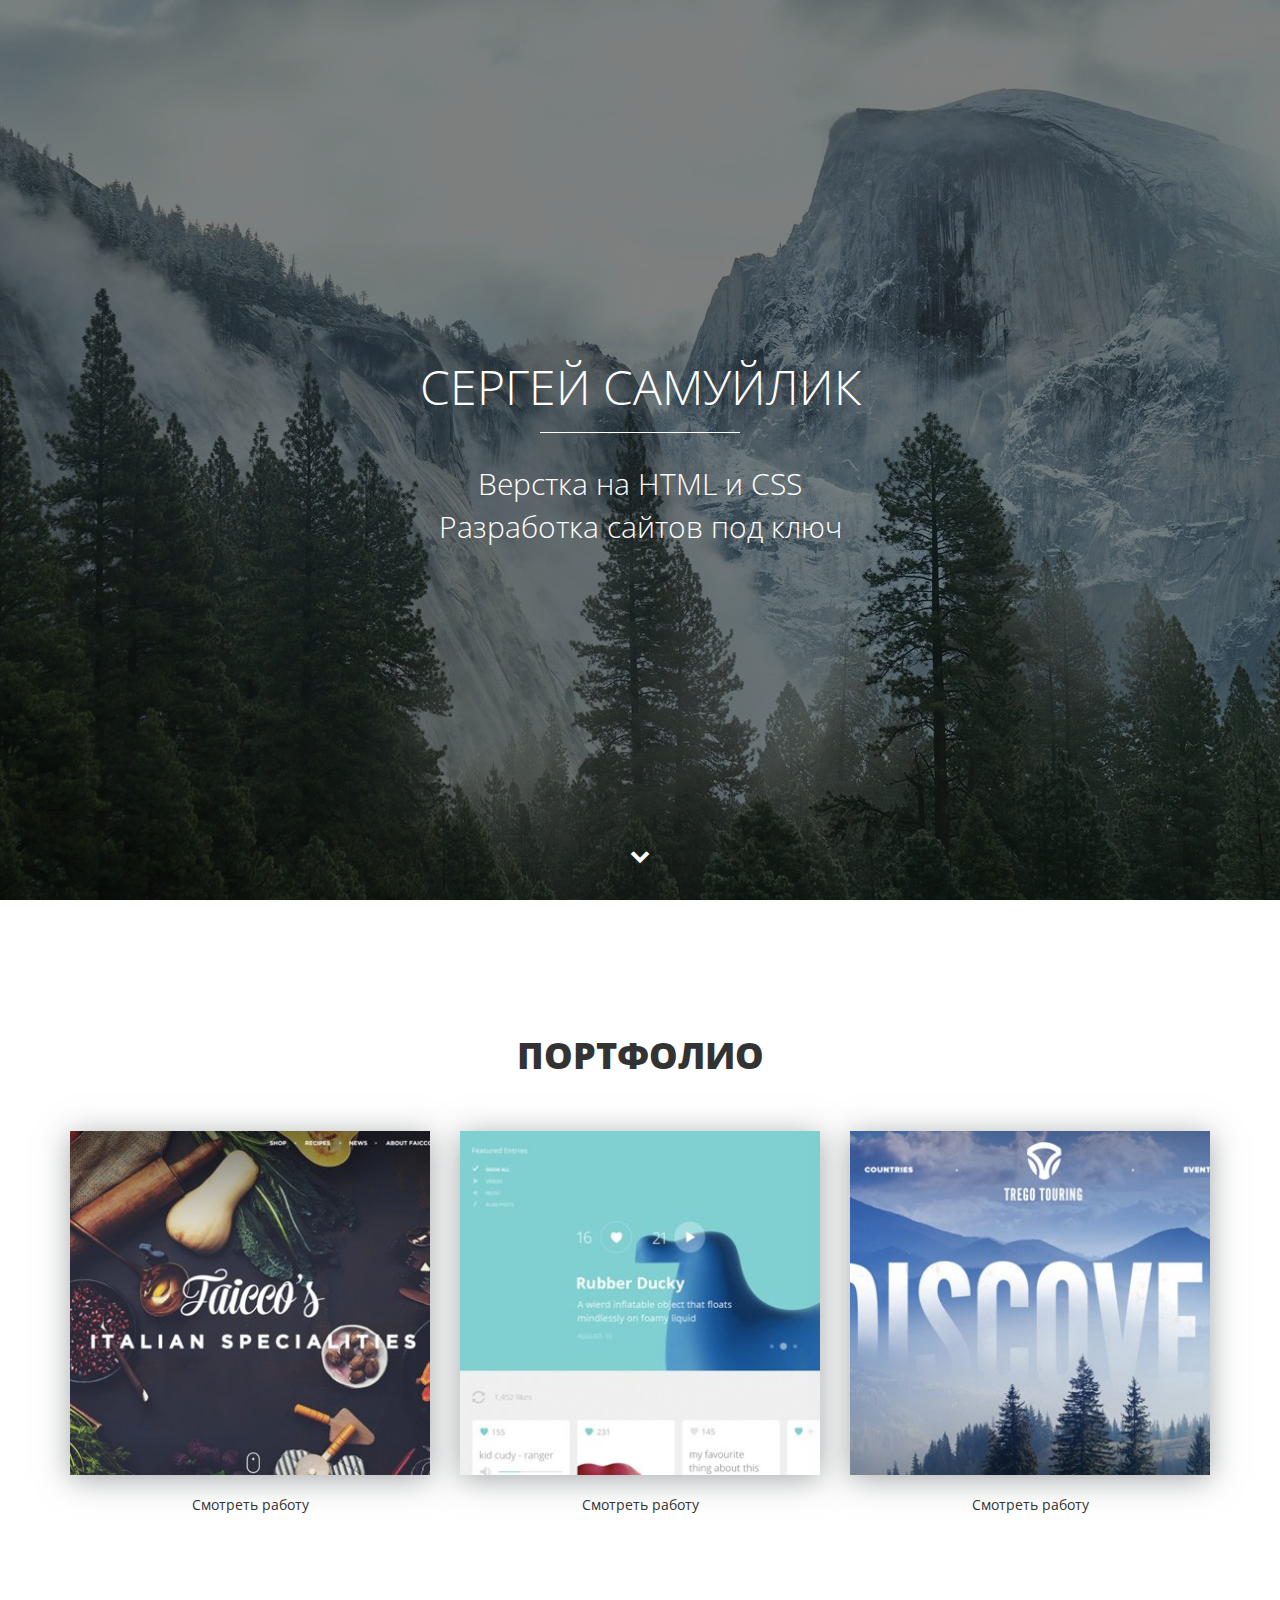
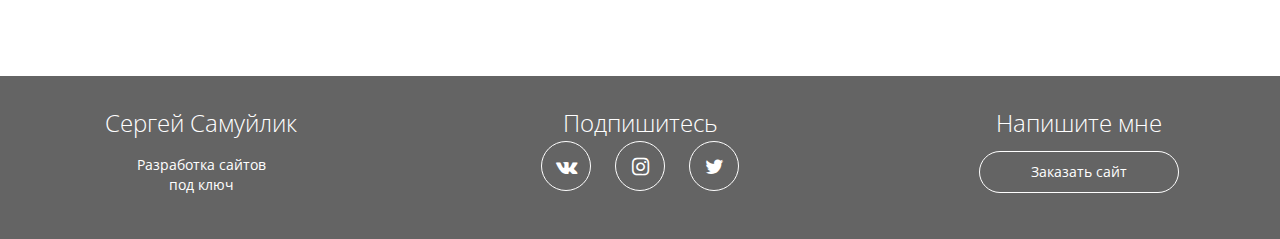
<file: index.html>
<!DOCTYPE html>
<html lang="ru">
  <head>
	<meta charset="utf-8">
	<meta http-equiv="X-UA-Compatible" content="IE=edge">
    <meta name="viewport" content="width=device-width, initial-scale=1">
    <meta property="og:url" content="">
    <meta property="og:type" content="website">
    <meta property="og:title" content="Сергей Самуйлик - верстка сайтов на HTML и CSS">
    <meta property="og:image" content="">
    <meta property="og:description" content="Закажите разработку сайта без посредников">
    <meta property="og:site_name" content="Портфолио верстальщика">
    <meta property="article:author" content="Сергей Самуйлик">
    <title>Сергей Самуйлик - Портфолио</title>
    <link href="https://fonts.googleapis.com/css?family=Open+Sans:400,700&amp;subset=cyrillic" rel="stylesheet">
    <link href="css/bootstrap.min.css" rel="stylesheet">
    <link rel="stylesheet" href="css/fontello.css">
    <link rel="stylesheet" href="css/fontello-embedded.css">
    <link href="css/style.css" rel="stylesheet">
    <link rel="shortcut icon" type="image/x-icon" href="favicon.ico">
    <!--[if lt IE 9]>
      <script src="https://oss.maxcdn.com/html5shiv/3.7.3/html5shiv.min.js"></script>
      <script src="https://oss.maxcdn.com/respond/1.4.2/respond.min.js"></script>
    <![endif]-->
  </head>
  <body>

    <div class="main">
      <div class="main-overlay"></div>
      <div class="wrapper">
        <div class="main-header">
          <h1>Сергей Самуйлик</h1>
          <div class="main-line"></div>
          <p>Верстка на HTML и CSS <br/> Разработка сайтов под ключ</p>
        </div>
      </div>
      <a class="main-down slowly" href="#portfolio"><i class="icon-down"></i></a>
    </div>

    <div class="portfolio" id="portfolio">
      <div class="container">
        <h2 class="section-header">Портфолио</h2>
        <div class="row">
          <div class="col-md-4">
            <div class="portfolio-blok">
              <img src="img/portfolio/1.jpg" alt="Работа №1">
              <a data-toggle="modal" data-work='work-1' href="#work">Смотреть работу</a>
            </div>
          </div>
          <div class="col-md-4">
            <div class="portfolio-blok">
              <img src="img/portfolio/2.jpg" alt="Работа №2">
              <a data-toggle="modal" data-work='work-2' href="#work">Смотреть работу</a>
            </div>
          </div>
          <div class="col-md-4">
            <div class="portfolio-blok">
              <img src="img/portfolio/3.jpg" alt="Работа №3">
              <a data-toggle="modal" data-work='work-3' href="#work">Смотреть работу</a>
            </div>
          </div>
        </div>
      </div>
    </div>

    <div class="footer">
      <div class="container">
        <div class="row">
          <div class="col-md-3">
            <strong>Сергей Самуйлик</strong>
            <p>Разработка сайтов <br/> под ключ</p>
          </div>
          <div class="col-md-6">
            <strong>Подпишитесь</strong>
            <div class="social-links">
              <a href="#"><i class="icon-vk"></i></a>
              <a href="#"><i class="icon-instagram"></i></a>
              <a href="#"><i class="icon-twitter"></i></a>
           </div>
          </div>
          <div class="col-md-3">
            <strong>Напишите мне</strong>
            <a href="https://vk.me/id35532476" class="offer-btn">Заказать сайт</a>
          </div>
        </div>
      </div>
    </div>


    <!-- Всплывающие окна -->
    <div class="modal fade" id="work" role="dialog">
      <div class="modal-dialog" role="document">
        <div class="modal-content">
          <div class="modal-header">
            <button type="button" class="close" data-dismiss="modal" aria-label="Close"><span aria-hidden="true">&times;</span></button>
            <h4 class="modal-title">Описание проекта</h4>
          </div>
          <div class="modal-body">
              
          </div>
        </div>
       </div>
    </div>

    <!-- jQuery (necessary for Bootstrap's JavaScript plugins) -->
    <script src="https://ajax.googleapis.com/ajax/libs/jquery/1.12.4/jquery.min.js"></script>
    <script src="js/bootstrap.min.js"></script>
    <script>
      $(function() {
        var link = $('a[data-toggle="modal"]');
        link.on('click', function(event) {
          var work = $(this).attr('data-work');
          var modal = $('.modal');
          modal.find('.modal-body').load(work+'.html');
        });
      });
    </script>
    <script>
      $('.slowly').click(function(){
             $('html, body').animate({scrollTop:$('#portfolio').position().top}, 800);
      });
    </script>
  </body>
</html>
</file>
<file: css/fontello.css>
@font-face{font-family:'fontello';src:url('../font/fontello.eot?5110180');src:url('../font/fontello.eot?5110180#iefix') format('embedded-opentype'),
url('../font/fontello.woff2?5110180') format('woff2'),
url('../font/fontello.woff?5110180') format('woff'),
url('../font/fontello.ttf?5110180') format('truetype'),
url('../font/fontello.svg?5110180#fontello') format('svg');font-weight:normal;font-style:normal;}
[class^="icon-"]:before, [class*=" icon-"]:before{font-family:"fontello";font-style:normal;font-weight:normal;speak:none;display:inline-block;text-decoration:inherit;width:1em;margin-right:.2em;text-align:center;font-variant:normal;text-transform:none;line-height:1em;margin-left:.2em;-webkit-font-smoothing:antialiased;-moz-osx-font-smoothing:grayscale;}
.icon-down:before{content:'\e800';}
.icon-twitter:before{content:'\f099';}
.icon-instagram:before{content:'\f16d';}
.icon-vk:before{content:'\f189';}
</file>
<file: css/fontello-embedded.css>
@font-face {
  font-family: 'fontello';
  src: url('../font/fontello.eot?17148685');
  src: url('../font/fontello.eot?17148685#iefix') format('embedded-opentype'),
       url('../font/fontello.svg?17148685#fontello') format('svg');
  font-weight: normal;
  font-style: normal;
}
@font-face {
  font-family: 'fontello';
  src: url('[data-uri]') format('woff'),
       url('[data-uri]') format('truetype');
}
/* Chrome hack: SVG is rendered more smooth in Windozze. 100% magic, uncomment if you need it. */
/* Note, that will break hinting! In other OS-es font will be not as sharp as it could be */
/*
@media screen and (-webkit-min-device-pixel-ratio:0) {
  @font-face {
    font-family: 'fontello';
    src: url('../font/fontello.svg?17148685#fontello') format('svg');
  }
}
*/
 
 [class^="icon-"]:before, [class*=" icon-"]:before {
  font-family: "fontello";
  font-style: normal;
  font-weight: normal;
  speak: none;
 
  display: inline-block;
  text-decoration: inherit;
  width: 1em;
  margin-right: .2em;
  text-align: center;
  /* opacity: .8; */
 
  /* For safety - reset parent styles, that can break glyph codes*/
  font-variant: normal;
  text-transform: none;
     
  /* fix buttons height, for twitter bootstrap */
  line-height: 1em;
 
  /* Animation center compensation - margins should be symmetric */
  /* remove if not needed */
  margin-left: .2em;
 
  /* you can be more comfortable with increased icons size */
  /* font-size: 120%; */
 
  /* Uncomment for 3D effect */
  /* text-shadow: 1px 1px 1px rgba(127, 127, 127, 0.3); */
}
.icon-down:before { content: '\e800'; } /* '' */
.icon-twitter:before { content: '\f099'; } /* '' */
.icon-instagram:before { content: '\f16d'; } /* '' */
.icon-vk:before { content: '\f189'; } /* '' */
</file>
<file: css/style.css>
body{font-family:'Open Sans', sans-serif;}
html{font-size:10px;}
a:active, a:visited, a:focus{outline:none;text-decoration:none;}
.main{position:relative;display:table;text-align:center;color:#fff;height:100vh;width:100%;background:#000 url(../img/main-bg.jpg) center center no-repeat;}
.main-overlay{position:absolute;width:100%;height:100%;background-color:rgba(0,0,0,0.5);z-index:1;}
.main-header{position:relative;z-index:2;}
.wrapper{display:table-cell;vertical-align:middle;}
.main h1{margin-bottom:1rem;font-weight:300;text-transform:uppercase;font-size:4.8rem;}
.main p{font-size:3rem;font-weight:300;}
.main-line{width:200px;height:1px;background-color:#fff;margin:0 auto;}
.main-down{position:absolute;bottom:2rem;color:#fff;z-index:4;display:inline-block;font-size:2rem;width:50px;height:50px;border-radius:50%;border:1px solid transparent;line-height:50px;left:50%;margin-left:-25px;transition:0.2s;}
.main-down:hover{color:#fff;border-color:#fff;}
.portfolio{padding:10rem 0px;text-align:center;}
.section-header{text-transform:uppercase;font-weight:800;font-size:3.6rem;text-align:center;margin-bottom:5rem;}
.portfolio img{width:100%;max-width:360px;box-shadow:0px 4px 29px 0px rgba(87,92,97,0.54);}
.portfolio a{display:block;margin:2rem auto 6rem;color:#333;width:17rem;border-bottom:1px solid transparent;}
.portfolio a:hover{text-decoration:none;border-bottom:1px dotted #333;}
.footer{background-color:#646464;color:#fff;text-align:center;padding:3rem 0;}
.footer strong{font-weight:300;font-size:2.4rem;}
.social-links a{width:5rem;height:5rem;line-height:5rem;display:inline-block;color:#fff;border:solid 1px #fff;border-radius:50%;margin-left:1rem;margin-right:1rem;font-size:2rem;}
.social-links a:hover{background-color:#fff;color:#646464;}
.offer-btn{display:block;width:80%;max-width:200px;margin:1rem auto;border:1px solid #fff;padding-top:1rem;padding-bottom:1rem;color:#fff;border-radius:100px;}
.offer-btn:hover{background-color:#fff;color:#646464;transition:0.2s;text-decoration:none;}
.modal img{width:100%;}
.modal-title{font-weight:800;font-size:2rem;}
.close{background-color:transparent;border:none;font-size:2.5rem;position:absolute;right:2rem;top:1rem;}
.modal-btn{display:inline-block;border:1px solid #333;color:#333;padding:10px 20px;border-radius:100px;}
.modal-btn:hover{text-decoration:none;background-color:#333;color:#fff;}
@media (min-width:0px) and (max-width:480px){html{font-size:7px;}
.footer strong{margin:3rem 0 2rem;display:inline-block;}
.social-links a{font-size:1.5rem;}
}
@media (min-width:481px) and (max-width:991px){.footer strong{margin:3rem 0 2rem;display:inline-block;}
}
</file>
